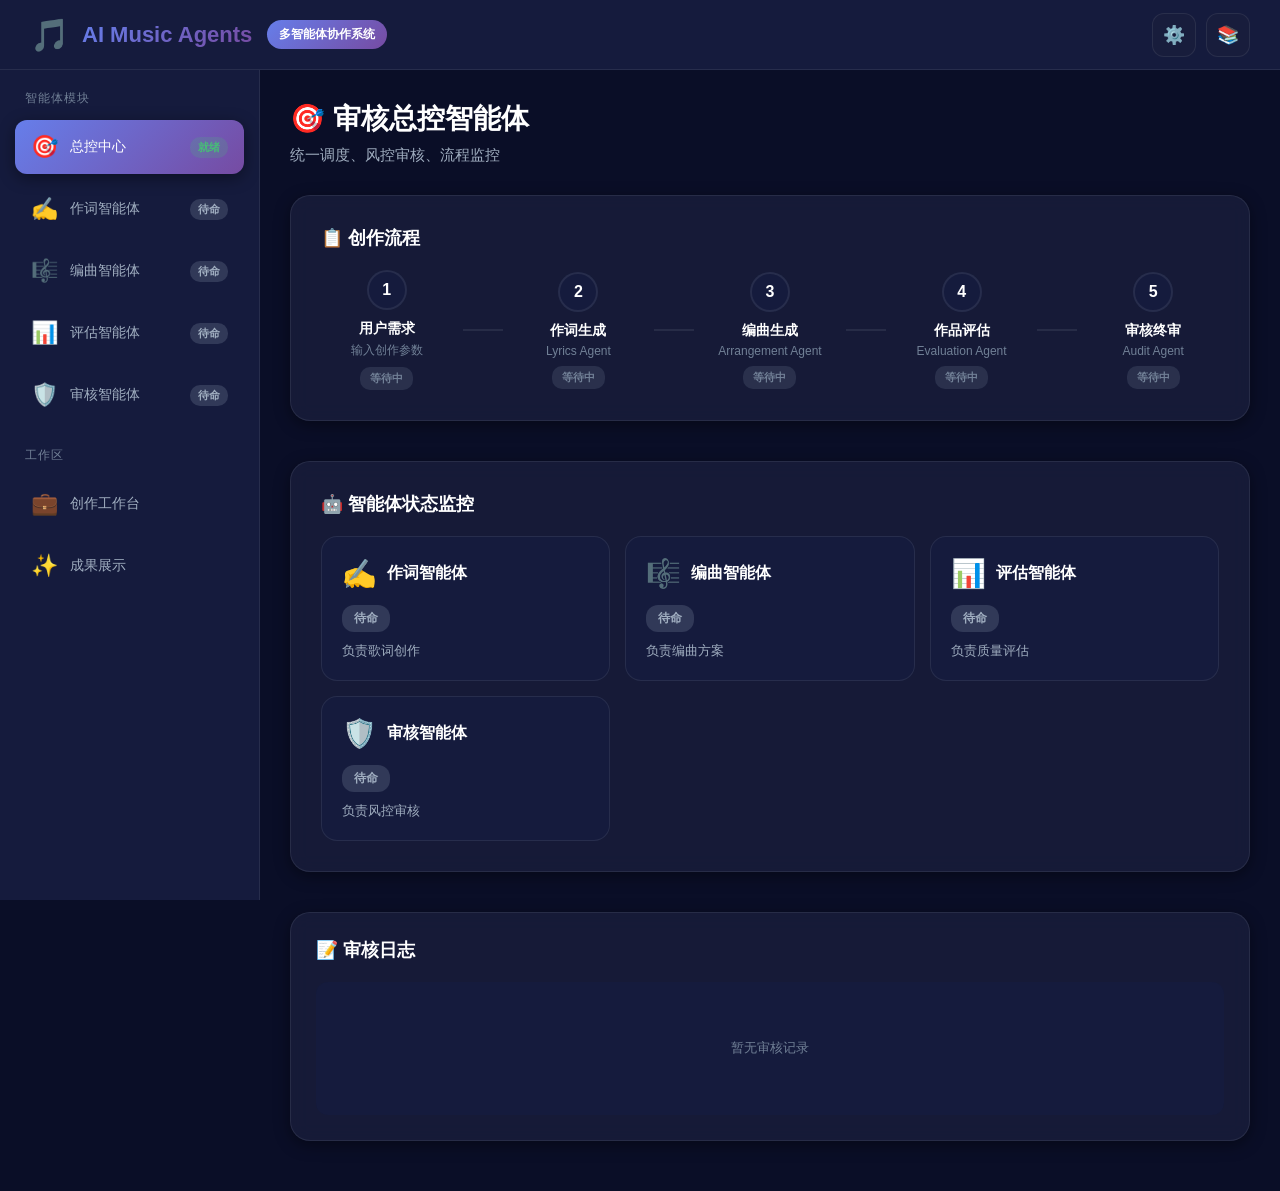
<file: index.html>
<!DOCTYPE html>
<html lang="zh-CN">
<head>
    <meta charset="UTF-8">
    <meta name="viewport" content="width=device-width, initial-scale=1.0">
    <title>AI Music Agents - 多智能体音乐创作平台</title>
    <link rel="stylesheet" href="style.css">
</head>
<body>
    <!-- 顶部导航 -->
    <header class="top-header">
        <div class="header-left">
            <div class="logo">
                <span class="logo-icon">🎵</span>
                <h1>AI Music Agents</h1>
            </div>
            <span class="badge">多智能体协作系统</span>
        </div>
        <div class="header-right">
            <button class="btn-icon" id="apiConfigBtn" title="AI API配置">
                ⚙️
            </button>
            <button class="btn-icon" id="historyBtn" title="历史作品">
                📚
            </button>
        </div>
    </header>

    <div class="app-container">
        <!-- 侧边栏：智能体导航 -->
        <aside class="sidebar">
            <nav class="agent-nav">
                <div class="nav-section">
                    <div class="section-title">智能体模块</div>
                    <div class="nav-item active" data-agent="control">
                        <span class="agent-icon">🎯</span>
                        <span class="agent-name">总控中心</span>
                        <span class="agent-status status-ready">就绪</span>
                    </div>
                    <div class="nav-item" data-agent="lyrics">
                        <span class="agent-icon">✍️</span>
                        <span class="agent-name">作词智能体</span>
                        <span class="agent-status status-idle">待命</span>
                    </div>
                    <div class="nav-item" data-agent="arrangement">
                        <span class="agent-icon">🎼</span>
                        <span class="agent-name">编曲智能体</span>
                        <span class="agent-status status-idle">待命</span>
                    </div>
                    <div class="nav-item" data-agent="evaluation">
                        <span class="agent-icon">📊</span>
                        <span class="agent-name">评估智能体</span>
                        <span class="agent-status status-idle">待命</span>
                    </div>
                    <div class="nav-item" data-agent="audit">
                        <span class="agent-icon">🛡️</span>
                        <span class="agent-name">审核智能体</span>
                        <span class="agent-status status-idle">待命</span>
                    </div>
                </div>

                <div class="nav-section">
                    <div class="section-title">工作区</div>
                    <div class="nav-item" data-view="workspace">
                        <span class="agent-icon">💼</span>
                        <span class="agent-name">创作工作台</span>
                    </div>
                    <div class="nav-item" data-view="result">
                        <span class="agent-icon">✨</span>
                        <span class="agent-name">成果展示</span>
                    </div>
                </div>
            </nav>
        </aside>

        <!-- 主内容区 -->
        <main class="main-content">
            
            <!-- 总控中心 -->
            <section class="agent-section active" id="controlSection">
                <div class="section-header">
                    <h2>🎯 审核总控智能体</h2>
                    <p class="subtitle">统一调度、风控审核、流程监控</p>
                </div>

                <div class="control-dashboard">
                    <!-- 流程进度 -->
                    <div class="card workflow-progress">
                        <h3>📋 创作流程</h3>
                        <div class="progress-steps">
                            <div class="step" id="step1">
                                <div class="step-number">1</div>
                                <div class="step-info">
                                    <div class="step-title">用户需求</div>
                                    <div class="step-desc">输入创作参数</div>
                                </div>
                                <div class="step-status status-pending">等待中</div>
                            </div>
                            <div class="step-connector"></div>
                            <div class="step" id="step2">
                                <div class="step-number">2</div>
                                <div class="step-info">
                                    <div class="step-title">作词生成</div>
                                    <div class="step-desc">Lyrics Agent</div>
                                </div>
                                <div class="step-status status-pending">等待中</div>
                            </div>
                            <div class="step-connector"></div>
                            <div class="step" id="step3">
                                <div class="step-number">3</div>
                                <div class="step-info">
                                    <div class="step-title">编曲生成</div>
                                    <div class="step-desc">Arrangement Agent</div>
                                </div>
                                <div class="step-status status-pending">等待中</div>
                            </div>
                            <div class="step-connector"></div>
                            <div class="step" id="step4">
                                <div class="step-number">4</div>
                                <div class="step-info">
                                    <div class="step-title">作品评估</div>
                                    <div class="step-desc">Evaluation Agent</div>
                                </div>
                                <div class="step-status status-pending">等待中</div>
                            </div>
                            <div class="step-connector"></div>
                            <div class="step" id="step5">
                                <div class="step-number">5</div>
                                <div class="step-info">
                                    <div class="step-title">审核终审</div>
                                    <div class="step-desc">Audit Agent</div>
                                </div>
                                <div class="step-status status-pending">等待中</div>
                            </div>
                        </div>
                    </div>

                    <!-- 智能体状态监控 -->
                    <div class="card agents-monitor">
                        <h3>🤖 智能体状态监控</h3>
                        <div class="agent-cards">
                            <div class="agent-card" id="lyricsAgentCard">
                                <div class="agent-card-header">
                                    <span class="agent-card-icon">✍️</span>
                                    <h4>作词智能体</h4>
                                </div>
                                <div class="agent-card-body">
                                    <div class="status-indicator status-idle">待命</div>
                                    <p class="agent-desc">负责歌词创作</p>
                                </div>
                            </div>

                            <div class="agent-card" id="arrangementAgentCard">
                                <div class="agent-card-header">
                                    <span class="agent-card-icon">🎼</span>
                                    <h4>编曲智能体</h4>
                                </div>
                                <div class="agent-card-body">
                                    <div class="status-indicator status-idle">待命</div>
                                    <p class="agent-desc">负责编曲方案</p>
                                </div>
                            </div>

                            <div class="agent-card" id="evaluationAgentCard">
                                <div class="agent-card-header">
                                    <span class="agent-card-icon">📊</span>
                                    <h4>评估智能体</h4>
                                </div>
                                <div class="agent-card-body">
                                    <div class="status-indicator status-idle">待命</div>
                                    <p class="agent-desc">负责质量评估</p>
                                </div>
                            </div>

                            <div class="agent-card" id="auditAgentCard">
                                <div class="agent-card-header">
                                    <span class="agent-card-icon">🛡️</span>
                                    <h4>审核智能体</h4>
                                </div>
                                <div class="agent-card-body">
                                    <div class="status-indicator status-idle">待命</div>
                                    <p class="agent-desc">负责风控审核</p>
                                </div>
                            </div>
                        </div>
                    </div>

                    <!-- 审核日志 -->
                    <div class="card audit-log">
                        <h3>📝 审核日志</h3>
                        <div class="log-content" id="auditLog">
                            <p class="log-empty">暂无审核记录</p>
                        </div>
                    </div>

                    <!-- 最终结论 -->
                    <div class="card final-verdict" id="finalVerdict" style="display: none;">
                        <h3>✅ 审核结论</h3>
                        <div class="verdict-content" id="verdictContent"></div>
                    </div>
                </div>
            </section>

            <!-- 作词智能体 -->
            <section class="agent-section" id="lyricsSection">
                <div class="section-header">
                    <h2>✍️ 作词智能体</h2>
                    <p class="subtitle">专业歌词创作引擎</p>
                </div>

                <div class="agent-workspace">
                    <!-- 输入面板 -->
                    <div class="card input-panel">
                        <h3>📥 创作参数</h3>
                        <div class="form-group">
                            <label>主题</label>
                            <input type="text" id="lyricsTheme" placeholder="例如：夏日海滩、追梦旅程">
                        </div>
                        <div class="form-row">
                            <div class="form-group">
                                <label>情绪</label>
                                <select id="lyricsEmotion">
                                    <option value="happy">欢快 Happy</option>
                                    <option value="sad">忧伤 Sad</option>
                                    <option value="romantic">浪漫 Romantic</option>
                                    <option value="energetic">激情 Energetic</option>
                                    <option value="melancholy">忧郁 Melancholy</option>
                                    <option value="hopeful">希望 Hopeful</option>
                                </select>
                            </div>
                            <div class="form-group">
                                <label>风格</label>
                                <select id="lyricsGenre">
                                    <option value="pop">流行 Pop</option>
                                    <option value="rock">摇滚 Rock</option>
                                    <option value="ballad">抒情 Ballad</option>
                                    <option value="rnb">R&B</option>
                                    <option value="folk">民谣 Folk</option>
                                    <option value="electronic">电子 Electronic</option>
                                </select>
                            </div>
                        </div>
                        <div class="form-group">
                            <label>关键词（逗号分隔）</label>
                            <input type="text" id="lyricsKeywords" placeholder="例如：阳光、海浪、自由">
                        </div>
                        <div class="form-group">
                            <label>语言</label>
                            <select id="lyricsLanguage">
                                <option value="chinese">中文</option>
                                <option value="english">English</option>
                            </select>
                        </div>
                        <button class="btn-primary btn-full" id="generateLyricsBtn">
                            🚀 开始作词
                        </button>
                    </div>

                    <!-- 输出面板 -->
                    <div class="card output-panel">
                        <div class="panel-header">
                            <h3>📄 歌词成果</h3>
                            <div class="panel-actions">
                                <button class="btn-sm" id="copyLyricsBtn">📋 复制</button>
                                <button class="btn-sm" id="saveLyricsBtn">💾 保存</button>
                            </div>
                        </div>
                        <div class="lyrics-output" id="lyricsOutput">
                            <p class="empty-hint">等待作词智能体生成...</p>
                        </div>
                    </div>
                </div>
            </section>

            <!-- 编曲智能体 -->
            <section class="agent-section" id="arrangementSection">
                <div class="section-header">
                    <h2>🎼 编曲智能体</h2>
                    <p class="subtitle">专业编曲方案设计</p>
                </div>

                <div class="agent-workspace">
                    <!-- 输入面板 -->
                    <div class="card input-panel">
                        <h3>📥 编曲参数</h3>
                        <div class="form-row">
                            <div class="form-group">
                                <label>BPM 速度</label>
                                <input type="number" id="arrBpm" value="120" min="60" max="200">
                            </div>
                            <div class="form-group">
                                <label>调式</label>
                                <select id="arrKey">
                                    <option value="C">C 大调</option>
                                    <option value="G">G 大调</option>
                                    <option value="D">D 大调</option>
                                    <option value="A">A 大调</option>
                                    <option value="Am">A 小调</option>
                                    <option value="Em">E 小调</option>
                                </select>
                            </div>
                        </div>
                        <div class="form-group">
                            <label>参考歌词风格</label>
                            <textarea id="arrLyricsRef" placeholder="粘贴歌词或描述风格..." rows="4"></textarea>
                        </div>
                        <button class="btn-primary btn-full" id="generateArrangementBtn">
                            🎹 开始编曲
                        </button>
                    </div>

                    <!-- 输出面板 -->
                    <div class="card output-panel">
                        <div class="panel-header">
                            <h3>🎼 编曲方案</h3>
                            <div class="panel-actions">
                                <button class="btn-sm" id="copyArrangementBtn">📋 复制</button>
                                <button class="btn-sm" id="saveArrangementBtn">💾 保存</button>
                            </div>
                        </div>
                        <div class="arrangement-output" id="arrangementOutput">
                            <p class="empty-hint">等待编曲智能体生成...</p>
                        </div>
                    </div>
                </div>
            </section>

            <!-- 评估智能体 -->
            <section class="agent-section" id="evaluationSection">
                <div class="section-header">
                    <h2>📊 评估智能体</h2>
                    <p class="subtitle">专业质量评估系统</p>
                </div>

                <div class="agent-workspace">
                    <div class="card evaluation-panel">
                        <div class="panel-header">
                            <h3>📈 评估报告</h3>
                            <button class="btn-primary" id="runEvaluationBtn">🔍 开始评估</button>
                        </div>
                        <div class="evaluation-output" id="evaluationOutput">
                            <p class="empty-hint">等待评估智能体分析...</p>
                        </div>
                    </div>
                </div>
            </section>

            <!-- 审核智能体 -->
            <section class="agent-section" id="auditSection">
                <div class="section-header">
                    <h2>🛡️ 审核智能体</h2>
                    <p class="subtitle">风控审核与最终决策</p>
                </div>

                <div class="agent-workspace">
                    <div class="card audit-panel">
                        <div class="panel-header">
                            <h3>🔒 审核结果</h3>
                            <button class="btn-primary" id="runAuditBtn">🛡️ 执行审核</button>
                        </div>
                        <div class="audit-output" id="auditOutput">
                            <p class="empty-hint">等待审核智能体检查...</p>
                        </div>
                    </div>
                </div>
            </section>

            <!-- 创作工作台 -->
            <section class="agent-section" id="workspaceSection">
                <div class="section-header">
                    <h2>💼 创作工作台</h2>
                    <p class="subtitle">一体化创作控制台</p>
                </div>

                <div class="workspace-container">
                    <div class="card workspace-form">
                        <h3>🎯 创作需求</h3>
                        <div class="form-group">
                            <label>歌曲标题</label>
                            <input type="text" id="wsTitle" placeholder="可选，默认为主题">
                        </div>
                        <div class="form-group">
                            <label>主题</label>
                            <input type="text" id="wsTheme" placeholder="例如：夏日的风">
                        </div>
                        <div class="form-row">
                            <div class="form-group">
                                <label>情绪</label>
                                <select id="wsEmotion">
                                    <option value="happy">欢快</option>
                                    <option value="sad">忧伤</option>
                                    <option value="romantic">浪漫</option>
                                    <option value="energetic">激情</option>
                                    <option value="melancholy">忧郁</option>
                                    <option value="hopeful">希望</option>
                                </select>
                            </div>
                            <div class="form-group">
                                <label>风格</label>
                                <select id="wsGenre">
                                    <option value="pop">流行</option>
                                    <option value="rock">摇滚</option>
                                    <option value="ballad">抒情</option>
                                    <option value="rnb">R&B</option>
                                    <option value="folk">民谣</option>
                                    <option value="electronic">电子</option>
                                </select>
                            </div>
                        </div>
                        <div class="form-row">
                            <div class="form-group">
                                <label>BPM</label>
                                <input type="number" id="wsBpm" value="120">
                            </div>
                            <div class="form-group">
                                <label>调式</label>
                                <select id="wsKey">
                                    <option value="C">C 大调</option>
                                    <option value="G">G 大调</option>
                                    <option value="D">D 大调</option>
                                    <option value="A">A 大调</option>
                                    <option value="Am">A 小调</option>
                                </select>
                            </div>
                        </div>
                        <div class="form-group">
                            <label>关键词</label>
                            <input type="text" id="wsKeywords" placeholder="用逗号分隔">
                        </div>
                        <button class="btn-primary btn-full btn-lg" id="startCreationBtn">
                            🚀 启动多智能体创作流程
                        </button>
                    </div>

                    <div class="workflow-status" id="workflowStatus">
                        <div class="status-card">
                            <div class="status-icon">⏳</div>
                            <h4>准备就绪</h4>
                            <p>填写创作需求，点击开始按钮</p>
                        </div>
                    </div>
                </div>
            </section>

            <!-- 成果展示 -->
            <section class="agent-section" id="resultSection">
                <div class="section-header">
                    <h2>✨ 创作成果</h2>
                    <p class="subtitle">完整的音乐作品方案 + 最终编曲录音 + 人声录制</p>
                </div>

                <div class="result-container" id="resultContainer">
                    <div class="empty-result">
                        <div class="empty-icon">🎵</div>
                        <h3>暂无成果</h3>
                        <p>完成创作流程后，成果将在此展示</p>
                    </div>
                </div>
            </section>

        </main>
    </div>

    <!-- 历史作品侧边栏 -->
    <div class="history-sidebar" id="historySidebar">
        <div class="history-header">
            <h3>📚 历史作品库</h3>
            <button class="close-btn" id="closeHistory">✕</button>
        </div>
        <div class="history-list" id="historyList"></div>
    </div>
    
    <!-- API配置面板 -->
    <div class="api-config-sidebar" id="apiConfigSidebar">
        <div class="history-header">
            <h3>⚙️ AI API配置</h3>
            <button class="close-btn" id="closeApiConfig">✕</button>
        </div>
        <div class="api-config-content">
            <div class="config-section">
                <h4>🤖 选择AI引擎</h4>
                <div class="api-options">
                    <label class="api-option">
                        <input type="radio" name="apiEngine" value="local" checked>
                        <span class="option-label">
                            <strong>本地模板引擎</strong>
                            <small>免费、快速、离线可用</small>
                        </span>
                    </label>
                    <label class="api-option">
                        <input type="radio" name="apiEngine" value="openai">
                        <span class="option-label">
                            <strong>OpenAI GPT-4</strong>
                            <small>质量最高、需付费</small>
                        </span>
                    </label>
                    <label class="api-option">
                        <input type="radio" name="apiEngine" value="anthropic">
                        <span class="option-label">
                            <strong>Claude 3 Opus</strong>
                            <small>创意性强、需付费</small>
                        </span>
                    </label>
                    <label class="api-option">
                        <input type="radio" name="apiEngine" value="huggingface">
                        <span class="option-label">
                            <strong>Hugging Face</strong>
                            <small>免费额度、中等质量</small>
                        </span>
                    </label>
                </div>
            </div>

            <div class="config-section" id="openaiConfig" style="display: none;">
                <h4>🔑 OpenAI API Key</h4>
                <input type="password" id="openaiApiKey" placeholder="sk-..." />
                <select id="openaiModel">
                    <option value="gpt-4">GPT-4 (推荐)</option>
                    <option value="gpt-3.5-turbo">GPT-3.5 Turbo (更快)</option>
                </select>
                <p class="config-hint">从 <a href="https://platform.openai.com/api-keys" target="_blank">OpenAI官网</a> 获取API Key</p>
            </div>

            <div class="config-section" id="anthropicConfig" style="display: none;">
                <h4>🔑 Anthropic API Key</h4>
                <input type="password" id="anthropicApiKey" placeholder="sk-ant-..." />
                <select id="anthropicModel">
                    <option value="claude-3-opus-20240229">Claude 3 Opus (最强)</option>
                    <option value="claude-3-sonnet-20240229">Claude 3 Sonnet (平衡)</option>
                    <option value="claude-3-haiku-20240307">Claude 3 Haiku (最快)</option>
                </select>
                <p class="config-hint">从 <a href="https://console.anthropic.com/" target="_blank">Anthropic官网</a> 获取API Key</p>
            </div>

            <div class="config-section" id="huggingfaceConfig" style="display: none;">
                <h4>🔑 Hugging Face API Token</h4>
                <input type="password" id="huggingfaceApiKey" placeholder="hf_..." />
                <select id="huggingfaceModel">
                    <option value="gpt2">GPT-2 (通用)</option>
                    <option value="facebook/bart-large-cnn">BART (文本生成)</option>
                </select>
                <p class="config-hint">从 <a href="https://huggingface.co/settings/tokens" target="_blank">Hugging Face</a> 获取Token</p>
            </div>

            <div class="config-actions">
                <button class="btn-primary btn-full" id="saveApiConfig">💾 保存配置</button>
                <button class="btn-sm btn-full" id="testApiConnection">🧪 测试连接</button>
            </div>

            <div class="config-info">
                <h4>ℹ️ 说明</h4>
                <ul>
                    <li>API Key仅存储在浏览器本地，不会上传到服务器</li>
                    <li>使用API可生成更专业、更有创意的歌词和编曲</li>
                    <li>如未配置API，将自动使用本地模板引擎</li>
                    <li>建议先测试连接是否成功</li>
                </ul>
            </div>
        </div>
    </div>
    
    <div class="overlay" id="overlay"></div>

    <script src="script.js"></script>
</body>
</html>
</file>
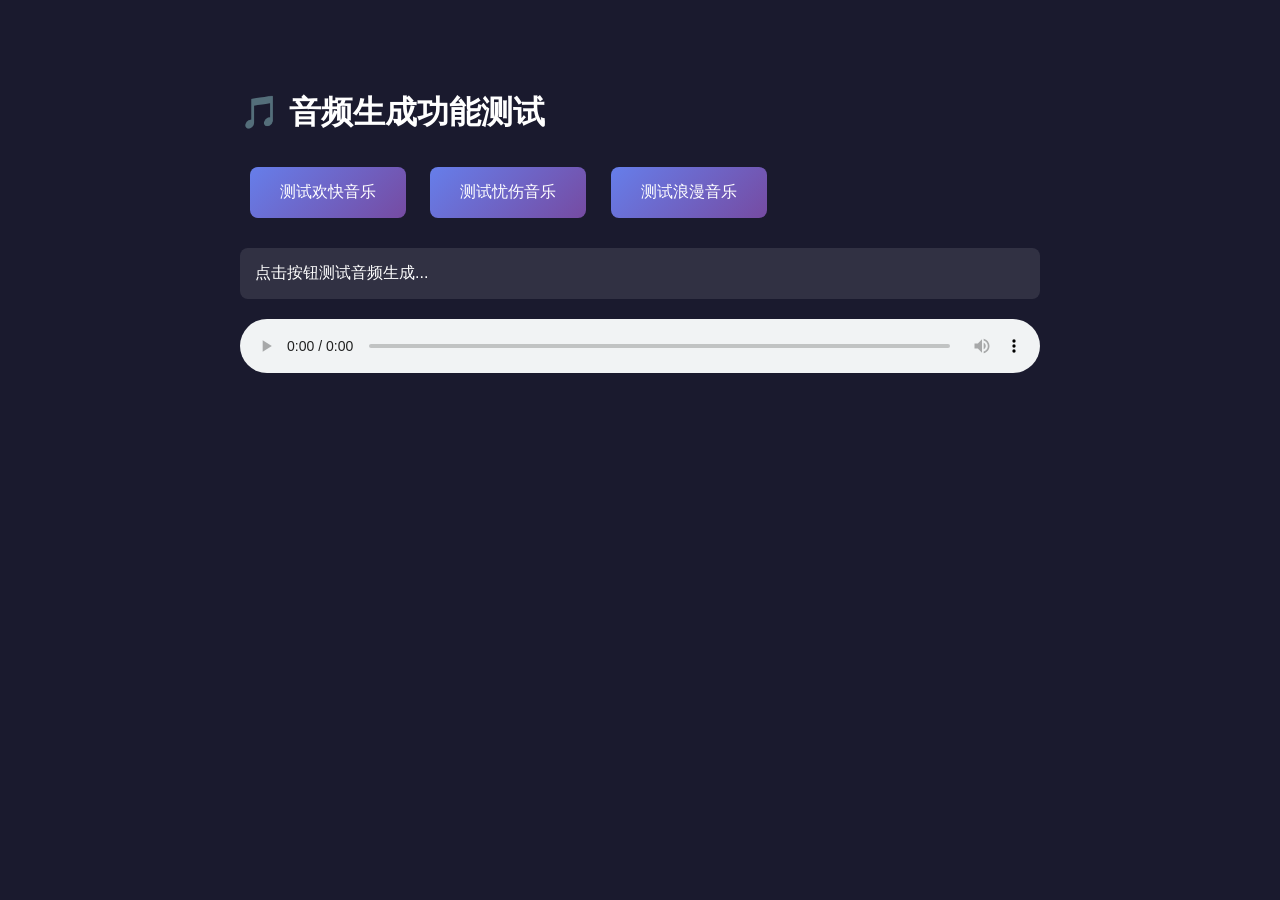
<file: test-audio.html>
<!DOCTYPE html>
<html lang="zh-CN">
<head>
    <meta charset="UTF-8">
    <meta name="viewport" content="width=device-width, initial-scale=1.0">
    <title>音频生成测试</title>
    <style>
        body {
            font-family: Arial, sans-serif;
            max-width: 800px;
            margin: 50px auto;
            padding: 20px;
            background: #1a1a2e;
            color: white;
        }
        .test-btn {
            padding: 15px 30px;
            margin: 10px;
            font-size: 16px;
            cursor: pointer;
            border: none;
            border-radius: 8px;
            background: linear-gradient(135deg, #667eea 0%, #764ba2 100%);
            color: white;
            transition: transform 0.2s;
        }
        .test-btn:hover {
            transform: scale(1.05);
        }
        .status {
            margin-top: 20px;
            padding: 15px;
            background: rgba(255,255,255,0.1);
            border-radius: 8px;
        }
        audio {
            width: 100%;
            margin-top: 20px;
        }
    </style>
</head>
<body>
    <h1>🎵 音频生成功能测试</h1>
    
    <div>
        <button class="test-btn" onclick="testHappyAudio()">测试欢快音乐</button>
        <button class="test-btn" onclick="testSadAudio()">测试忧伤音乐</button>
        <button class="test-btn" onclick="testRomanticAudio()">测试浪漫音乐</button>
    </div>
    
    <div class="status" id="status">点击按钮测试音频生成...</div>
    
    <audio id="audioPlayer" controls></audio>

    <script>
        // 简化的音频生成测试
        function generateTestAudio(baseFreq, tempo, duration = 5) {
            const audioContext = new (window.AudioContext || window.webkitAudioContext)();
            const sampleRate = audioContext.sampleRate;
            const buffer = audioContext.createBuffer(2, sampleRate * duration, sampleRate);
            
            const beatDuration = 60 / tempo;
            const notes = [];
            
            // 生成旋律
            for (let i = 0; i < duration / beatDuration; i++) {
                const freq = baseFreq * Math.pow(2, Math.floor(Math.random() * 7) / 12);
                notes.push({
                    frequency: freq,
                    start: i * beatDuration,
                    duration: beatDuration
                });
            }
            
            // 填充音频数据
            for (let channel = 0; channel < 2; channel++) {
                const data = buffer.getChannelData(channel);
                for (let i = 0; i < data.length; i++) {
                    const t = i / sampleRate;
                    let sample = 0;
                    
                    notes.forEach(note => {
                        if (t >= note.start && t < note.start + note.duration) {
                            const envelope = Math.min(1, (t - note.start) / 0.05) * 
                                           Math.min(1, (note.start + note.duration - t) / 0.05);
                            sample += Math.sin(2 * Math.PI * note.frequency * t) * envelope * 0.1;
                        }
                    });
                    
                    data[i] = sample;
                }
            }
            
            return buffer;
        }
        
        function bufferToWave(buffer, duration) {
            const numOfChan = buffer.numberOfChannels;
            const length = buffer.length * numOfChan * 2 + 44;
            const bufferArray = new ArrayBuffer(length);
            const view = new DataView(bufferArray);
            let pos = 0;
            
            function setUint16(data) {
                view.setUint16(pos, data, true);
                pos += 2;
            }
            
            function setUint32(data) {
                view.setUint32(pos, data, true);
                pos += 4;
            }
            
            setUint32(0x46464952);
            setUint32(length - 8);
            setUint32(0x45564157);
            setUint32(0x20746d66);
            setUint32(16);
            setUint16(1);
            setUint16(numOfChan);
            setUint32(buffer.sampleRate);
            setUint32(buffer.sampleRate * 2 * numOfChan);
            setUint16(numOfChan * 2);
            setUint16(16);
            setUint32(0x61746164);
            setUint32(length - pos - 4);
            
            for (let i = 0; i < buffer.length; i++) {
                for (let channel = 0; channel < numOfChan; channel++) {
                    const sample = Math.max(-1, Math.min(1, buffer.getChannelData(channel)[i]));
                    view.setInt16(pos, sample * 0x7FFF, true);
                    pos += 2;
                }
            }
            
            return new Blob([bufferArray], { type: 'audio/wav' });
        }
        
        function testHappyAudio() {
            document.getElementById('status').textContent = '生成欢快音乐...';
            const buffer = generateTestAudio(440, 120, 5);
            const wavBlob = bufferToWave(buffer, 5);
            const audioUrl = URL.createObjectURL(wavBlob);
            
            const audioPlayer = document.getElementById('audioPlayer');
            audioPlayer.src = audioUrl;
            audioPlayer.play();
            
            document.getElementById('status').textContent = '✅ 欢快音乐生成成功！正在播放...';
        }
        
        function testSadAudio() {
            document.getElementById('status').textContent = '生成忧伤音乐...';
            const buffer = generateTestAudio(330, 70, 5);
            const wavBlob = bufferToWave(buffer, 5);
            const audioUrl = URL.createObjectURL(wavBlob);
            
            const audioPlayer = document.getElementById('audioPlayer');
            audioPlayer.src = audioUrl;
            audioPlayer.play();
            
            document.getElementById('status').textContent = '✅ 忧伤音乐生成成功！正在播放...';
        }
        
        function testRomanticAudio() {
            document.getElementById('status').textContent = '生成浪漫音乐...';
            const buffer = generateTestAudio(392, 90, 5);
            const wavBlob = bufferToWave(buffer, 5);
            const audioUrl = URL.createObjectURL(wavBlob);
            
            const audioPlayer = document.getElementById('audioPlayer');
            audioPlayer.src = audioUrl;
            audioPlayer.play();
            
            document.getElementById('status').textContent = '✅ 浪漫音乐生成成功！正在播放...';
        }
    </script>
</body>
</html>
</file>
<file: style.css>
/* AI Music Agents - Multi-Agent System */

:root {
    --bg-primary: #0a0e27;
    --bg-secondary: #151b3d;
    --bg-card: rgba(25, 30, 60, 0.8);
    --border-color: rgba(255, 255, 255, 0.08);
    --text-primary: #ffffff;
    --text-secondary: #a0aec0;
    --text-muted: #718096;
    --accent-primary: #667eea;
    --accent-secondary: #764ba2;
    --accent-gradient: linear-gradient(135deg, #667eea 0%, #764ba2 100%);
    --success: #48bb78;
    --warning: #ed8936;
    --danger: #f56565;
    --info: #4299e1;
    --shadow-sm: 0 2px 8px rgba(0, 0, 0, 0.3);
    --shadow-md: 0 4px 16px rgba(0, 0, 0, 0.4);
    --shadow-lg: 0 8px 32px rgba(0, 0, 0, 0.5);
    --radius-sm: 8px;
    --radius-md: 12px;
    --radius-lg: 16px;
    --radius-xl: 20px;
}

* {
    margin: 0;
    padding: 0;
    box-sizing: border-box;
}

body {
    font-family: -apple-system, BlinkMacSystemFont, 'Segoe UI', 'PingFang SC', 'Hiragino Sans GB', 'Microsoft YaHei', sans-serif;
    background: var(--bg-primary);
    color: var(--text-primary);
    min-height: 100vh;
    overflow-x: hidden;
}

/* ========== 顶部导航 ========== */
.top-header {
    position: fixed;
    top: 0;
    left: 0;
    right: 0;
    height: 70px;
    background: var(--bg-secondary);
    border-bottom: 1px solid var(--border-color);
    display: flex;
    align-items: center;
    justify-content: space-between;
    padding: 0 30px;
    z-index: 1000;
    backdrop-filter: blur(10px);
}

.header-left {
    display: flex;
    align-items: center;
    gap: 15px;
}

.logo {
    display: flex;
    align-items: center;
    gap: 12px;
}

.logo-icon {
    font-size: 32px;
    animation: float 3s ease-in-out infinite;
}

@keyframes float {
    0%, 100% { transform: translateY(0); }
    50% { transform: translateY(-8px); }
}

.logo h1 {
    font-size: 22px;
    font-weight: 700;
    background: var(--accent-gradient);
    -webkit-background-clip: text;
    -webkit-text-fill-color: transparent;
    background-clip: text;
}

.badge {
    padding: 6px 12px;
    background: var(--accent-gradient);
    border-radius: 20px;
    font-size: 12px;
    font-weight: 600;
    color: white;
}

.header-right {
    display: flex;
    gap: 10px;
}

.btn-icon {
    width: 44px;
    height: 44px;
    border: 1px solid var(--border-color);
    background: var(--bg-card);
    border-radius: var(--radius-md);
    color: var(--text-secondary);
    cursor: pointer;
    font-size: 20px;
    transition: all 0.3s ease;
    display: flex;
    align-items: center;
    justify-content: center;
}

.btn-icon:hover {
    background: var(--accent-primary);
    color: white;
    border-color: var(--accent-primary);
    transform: translateY(-2px);
}

/* ========== 应用容器 ========== */
.app-container {
    display: flex;
    margin-top: 70px;
    min-height: calc(100vh - 70px);
}

/* ========== 侧边栏 ========== */
.sidebar {
    width: 260px;
    background: var(--bg-secondary);
    border-right: 1px solid var(--border-color);
    padding: 20px 0;
    position: fixed;
    height: calc(100vh - 70px);
    overflow-y: auto;
}

.agent-nav {
    display: flex;
    flex-direction: column;
    gap: 25px;
    padding: 0 15px;
}

.nav-section {
    display: flex;
    flex-direction: column;
    gap: 8px;
}

.section-title {
    font-size: 12px;
    color: var(--text-muted);
    text-transform: uppercase;
    letter-spacing: 1px;
    padding: 0 10px;
    margin-bottom: 5px;
}

.nav-item {
    display: flex;
    align-items: center;
    gap: 12px;
    padding: 14px 16px;
    border-radius: var(--radius-md);
    cursor: pointer;
    transition: all 0.3s ease;
    color: var(--text-secondary);
    font-weight: 500;
    position: relative;
}

.nav-item:hover {
    background: rgba(255, 255, 255, 0.05);
    color: var(--text-primary);
}

.nav-item.active {
    background: var(--accent-gradient);
    color: white;
    box-shadow: var(--shadow-md);
}

.agent-icon {
    font-size: 22px;
}

.agent-name {
    flex: 1;
    font-size: 14px;
}

.agent-status {
    font-size: 11px;
    padding: 3px 8px;
    border-radius: 10px;
    font-weight: 600;
}

.status-ready { background: rgba(72, 187, 120, 0.2); color: var(--success); }
.status-idle { background: rgba(160, 174, 192, 0.2); color: var(--text-secondary); }
.status-working { background: rgba(237, 137, 54, 0.2); color: var(--warning); }
.status-complete { background: rgba(66, 153, 225, 0.2); color: var(--info); }

/* ========== 主内容区 ========== */
.main-content {
    flex: 1;
    margin-left: 260px;
    padding: 30px;
    max-width: calc(100vw - 260px);
}

.agent-section {
    display: none;
    animation: fadeIn 0.4s ease;
}

.agent-section.active {
    display: block;
}

@keyframes fadeIn {
    from { opacity: 0; transform: translateY(20px); }
    to { opacity: 1; transform: translateY(0); }
}

.section-header {
    margin-bottom: 30px;
}

.section-header h2 {
    font-size: 28px;
    font-weight: 700;
    margin-bottom: 8px;
}

.subtitle {
    color: var(--text-secondary);
    font-size: 15px;
}

/* ========== 卡片样式 ========== */
.card {
    background: var(--bg-card);
    backdrop-filter: blur(10px);
    border: 1px solid var(--border-color);
    border-radius: var(--radius-xl);
    padding: 25px;
    box-shadow: var(--shadow-md);
    margin-bottom: 20px;
}

.card h3 {
    font-size: 18px;
    margin-bottom: 20px;
    display: flex;
    align-items: center;
    gap: 10px;
}

/* ========== 总控中心 ========== */
.control-dashboard {
    display: flex;
    flex-direction: column;
    gap: 20px;
}

.workflow-progress {
    padding: 30px;
}

.progress-steps {
    display: flex;
    align-items: center;
    justify-content: space-between;
    gap: 10px;
    margin-top: 20px;
}

.step {
    flex: 1;
    display: flex;
    flex-direction: column;
    align-items: center;
    text-align: center;
    position: relative;
}

.step-number {
    width: 40px;
    height: 40px;
    border-radius: 50%;
    background: var(--bg-secondary);
    border: 2px solid var(--border-color);
    display: flex;
    align-items: center;
    justify-content: center;
    font-weight: 700;
    font-size: 16px;
    margin-bottom: 10px;
    transition: all 0.3s ease;
}

.step.active .step-number {
    background: var(--accent-gradient);
    border-color: transparent;
    color: white;
    box-shadow: 0 0 20px rgba(102, 126, 234, 0.5);
}

.step.completed .step-number {
    background: var(--success);
    border-color: var(--success);
    color: white;
}

.step-info {
    margin-bottom: 8px;
}

.step-title {
    font-size: 14px;
    font-weight: 600;
    margin-bottom: 4px;
}

.step-desc {
    font-size: 12px;
    color: var(--text-muted);
}

.step-status {
    font-size: 11px;
    padding: 4px 10px;
    border-radius: 10px;
    font-weight: 600;
}

.status-pending { background: rgba(160, 174, 192, 0.15); color: var(--text-muted); }
.status-running { background: rgba(237, 137, 54, 0.2); color: var(--warning); }
.status-done { background: rgba(72, 187, 120, 0.2); color: var(--success); }

.step-connector {
    width: 40px;
    height: 2px;
    background: var(--border-color);
    flex-shrink: 0;
}

.agents-monitor {
    padding: 30px;
}

.agent-cards {
    display: grid;
    grid-template-columns: repeat(auto-fit, minmax(220px, 1fr));
    gap: 15px;
    margin-top: 20px;
}

.agent-card {
    padding: 20px;
    background: var(--bg-secondary);
    border: 1px solid var(--border-color);
    border-radius: var(--radius-lg);
    transition: all 0.3s ease;
}

.agent-card:hover {
    border-color: var(--accent-primary);
    transform: translateY(-3px);
    box-shadow: var(--shadow-lg);
}

.agent-card-header {
    display: flex;
    align-items: center;
    gap: 10px;
    margin-bottom: 15px;
}

.agent-card-icon {
    font-size: 28px;
}

.agent-card-header h4 {
    font-size: 16px;
    font-weight: 600;
}

.status-indicator {
    display: inline-block;
    padding: 5px 12px;
    border-radius: 12px;
    font-size: 12px;
    font-weight: 600;
    margin-bottom: 10px;
}

.agent-desc {
    font-size: 13px;
    color: var(--text-secondary);
}

.audit-log {
    max-height: 400px;
    display: flex;
    flex-direction: column;
}

.log-content {
    flex: 1;
    overflow-y: auto;
    background: var(--bg-secondary);
    border-radius: var(--radius-md);
    padding: 15px;
    font-family: 'Courier New', monospace;
    font-size: 13px;
    line-height: 1.8;
}

.log-empty {
    color: var(--text-muted);
    text-align: center;
    padding: 40px;
}

.log-entry {
    padding: 8px 0;
    border-bottom: 1px solid var(--border-color);
}

.log-entry:last-child {
    border-bottom: none;
}

.log-time {
    color: var(--text-muted);
    font-size: 11px;
}

.final-verdict {
    background: linear-gradient(135deg, rgba(72, 187, 120, 0.1), rgba(66, 153, 225, 0.1));
    border: 2px solid var(--success);
}

.verdict-content {
    padding: 20px;
    background: var(--bg-secondary);
    border-radius: var(--radius-md);
    line-height: 1.8;
}

/* ========== 智能体工作区 ========== */
.agent-workspace {
    display: grid;
    grid-template-columns: 350px 1fr;
    gap: 20px;
}

.input-panel, .output-panel {
    display: flex;
    flex-direction: column;
}

.panel-header {
    display: flex;
    justify-content: space-between;
    align-items: center;
    margin-bottom: 20px;
}

.panel-actions {
    display: flex;
    gap: 10px;
}

.lyrics-output, .arrangement-output, .evaluation-output, .audit-output {
    flex: 1;
    background: var(--bg-secondary);
    border-radius: var(--radius-md);
    padding: 20px;
    min-height: 500px;
    overflow-y: auto;
    line-height: 1.8;
    font-size: 14px;
    white-space: pre-wrap;
    font-family: 'Courier New', monospace;
}

.empty-hint {
    color: var(--text-muted);
    text-align: center;
    padding: 80px 20px;
}

/* ========== 表单样式 ========== */
.form-group {
    margin-bottom: 18px;
}

.form-row {
    display: grid;
    grid-template-columns: 1fr 1fr;
    gap: 15px;
}

.form-group label {
    display: block;
    margin-bottom: 8px;
    font-size: 14px;
    font-weight: 500;
    color: var(--text-secondary);
}

.form-group input,
.form-group select,
.form-group textarea {
    width: 100%;
    padding: 12px 16px;
    background: var(--bg-secondary);
    border: 1px solid var(--border-color);
    border-radius: var(--radius-md);
    color: var(--text-primary);
    font-size: 14px;
    transition: all 0.3s ease;
    font-family: inherit;
}

.form-group input:focus,
.form-group select:focus,
.form-group textarea:focus {
    outline: none;
    border-color: var(--accent-primary);
    box-shadow: 0 0 0 3px rgba(102, 126, 234, 0.1);
}

.form-group textarea {
    resize: vertical;
    line-height: 1.6;
}

/* ========== 按钮样式 ========== */
.btn-primary {
    padding: 14px 28px;
    background: var(--accent-gradient);
    border: none;
    border-radius: var(--radius-md);
    color: white;
    font-size: 15px;
    font-weight: 600;
    cursor: pointer;
    display: inline-flex;
    align-items: center;
    justify-content: center;
    gap: 10px;
    transition: all 0.3s ease;
    box-shadow: var(--shadow-md);
}

.btn-primary:hover {
    transform: translateY(-2px);
    box-shadow: var(--shadow-lg);
}

.btn-full {
    width: 100%;
}

.btn-lg {
    padding: 18px 32px;
    font-size: 16px;
}

.btn-sm {
    padding: 8px 16px;
    font-size: 13px;
    background: var(--bg-secondary);
    border: 1px solid var(--border-color);
    border-radius: var(--radius-sm);
    color: var(--text-secondary);
    cursor: pointer;
    transition: all 0.3s ease;
}

.btn-sm:hover {
    background: var(--accent-primary);
    color: white;
    border-color: var(--accent-primary);
}

/* ========== 工作台 ========== */
.workspace-container {
    display: grid;
    grid-template-columns: 450px 1fr;
    gap: 25px;
}

.workspace-form {
    height: fit-content;
    position: sticky;
    top: 30px;
}

.workflow-status {
    display: flex;
    align-items: center;
    justify-content: center;
}

.status-card {
    text-align: center;
    padding: 60px 40px;
    background: var(--bg-card);
    border: 2px dashed var(--border-color);
    border-radius: var(--radius-xl);
}

.status-icon {
    font-size: 64px;
    margin-bottom: 20px;
}

.status-card h4 {
    font-size: 20px;
    margin-bottom: 10px;
}

.status-card p {
    color: var(--text-secondary);
}

/* ========== 成果展示 ========== */
.result-container {
    display: flex;
    flex-direction: column;
    gap: 20px;
}

.empty-result {
    text-align: center;
    padding: 100px 40px;
    background: var(--bg-card);
    border: 2px dashed var(--border-color);
    border-radius: var(--radius-xl);
}

.empty-result .empty-icon {
    font-size: 80px;
    margin-bottom: 20px;
    opacity: 0.5;
}

.empty-result h3 {
    font-size: 22px;
    margin-bottom: 10px;
}

.empty-result p {
    color: var(--text-secondary);
}

.result-section {
    background: var(--bg-card);
    border: 1px solid var(--border-color);
    border-radius: var(--radius-xl);
    padding: 30px;
    animation: slideUp 0.5s ease;
}

@keyframes slideUp {
    from { opacity: 0; transform: translateY(30px); }
    to { opacity: 1; transform: translateY(0); }
}

.result-section h3 {
    font-size: 20px;
    margin-bottom: 20px;
    padding-bottom: 15px;
    border-bottom: 2px solid var(--border-color);
}

.result-content {
    line-height: 2;
    font-size: 15px;
}

/* ========== 音频播放器样式 ========== */
.audio-result-section {
    position: relative;
    overflow: hidden;
}

.audio-result-section::before {
    content: '';
    position: absolute;
    top: -50%;
    right: -50%;
    width: 200%;
    height: 200%;
    background: radial-gradient(circle, rgba(102, 126, 234, 0.1) 0%, transparent 70%);
    animation: pulse 4s ease-in-out infinite;
}

@keyframes pulse {
    0%, 100% { transform: scale(1); opacity: 0.5; }
    50% { transform: scale(1.1); opacity: 0.8; }
}

.audio-player-wrapper {
    display: flex;
    flex-direction: column;
    gap: 20px;
    position: relative;
    z-index: 1;
}

.album-art-large {
    width: 150px;
    height: 150px;
    background: var(--accent-gradient);
    border-radius: var(--radius-lg);
    display: flex;
    align-items: center;
    justify-content: center;
    box-shadow: 0 8px 32px rgba(102, 126, 234, 0.4);
    margin: 0 auto;
    position: relative;
    overflow: hidden;
}

.album-art-large::before {
    content: '';
    position: absolute;
    top: -50%;
    left: -50%;
    width: 200%;
    height: 200%;
    background: linear-gradient(45deg, transparent, rgba(255, 255, 255, 0.1), transparent);
    animation: shimmer 3s infinite;
}

@keyframes shimmer {
    0% { transform: translateX(-100%) translateY(-100%); }
    100% { transform: translateX(100%) translateY(100%); }
}

.music-notes {
    display: flex;
    gap: 10px;
    font-size: 40px;
    color: white;
    z-index: 1;
}

.music-notes span {
    animation: musicFloat 1.5s ease-in-out infinite;
}

.music-notes span:nth-child(1) { animation-delay: 0s; }
.music-notes span:nth-child(2) { animation-delay: 0.2s; }
.music-notes span:nth-child(3) { animation-delay: 0.4s; }

@keyframes musicFloat {
    0%, 100% { transform: translateY(0) rotate(0deg); opacity: 0.7; }
    50% { transform: translateY(-15px) rotate(10deg); opacity: 1; }
}

.player-info {
    text-align: center;
}

.track-title {
    font-size: 24px;
    font-weight: 700;
    margin-bottom: 8px;
    background: var(--accent-gradient);
    -webkit-background-clip: text;
    -webkit-text-fill-color: transparent;
    background-clip: text;
}

.track-meta {
    font-size: 14px;
    color: var(--text-secondary);
    text-transform: uppercase;
    letter-spacing: 1px;
}

audio#finalAudioPlayer {
    width: 100%;
    height: 50px;
    border-radius: var(--radius-md);
    outline: none;
}

audio#finalAudioPlayer::-webkit-media-controls-panel {
    background: var(--bg-secondary);
}

.audio-actions {
    display: flex;
    gap: 10px;
    justify-content: center;
}

/* ========== 人声录制模块 ========= */
.vocal-recording-section {
    background: linear-gradient(135deg, rgba(237, 137, 54, 0.1), rgba(245, 101, 101, 0.1));
    border: 2px solid var(--warning);
}

.vocal-recorder-wrapper {
    display: flex;
    flex-direction: column;
    gap: 25px;
}

.recorder-controls {
    display: flex;
    flex-direction: column;
    align-items: center;
    gap: 20px;
    padding: 30px;
    background: var(--bg-secondary);
    border-radius: var(--radius-lg);
}

.recorder-status {
    display: flex;
    flex-direction: column;
    align-items: center;
    gap: 10px;
}

.recorder-status .status-icon {
    font-size: 48px;
    animation: pulse 2s ease-in-out infinite;
}

.recorder-status .status-text {
    font-size: 16px;
    font-weight: 600;
    color: var(--text-primary);
}

.recorder-timer {
    font-size: 48px;
    font-weight: 700;
    font-family: 'Courier New', monospace;
    color: var(--accent-primary);
    text-shadow: 0 0 20px rgba(102, 126, 234, 0.5);
}

.recorder-buttons {
    display: flex;
    gap: 15px;
    flex-wrap: wrap;
    justify-content: center;
}

.btn-record,
.btn-stop,
.btn-play {
    display: flex;
    align-items: center;
    gap: 8px;
    padding: 14px 28px;
    border: none;
    border-radius: var(--radius-md);
    font-size: 15px;
    font-weight: 600;
    cursor: pointer;
    transition: all 0.3s ease;
    box-shadow: var(--shadow-md);
}

.btn-record {
    background: linear-gradient(135deg, #f56565, #e53e3e);
    color: white;
}

.btn-record:hover:not(:disabled) {
    transform: translateY(-2px);
    box-shadow: 0 8px 25px rgba(245, 101, 101, 0.4);
}

.btn-record:disabled {
    opacity: 0.5;
    cursor: not-allowed;
}

.btn-stop {
    background: linear-gradient(135deg, #ed8936, #dd6b20);
    color: white;
}

.btn-stop:hover:not(:disabled) {
    transform: translateY(-2px);
    box-shadow: 0 8px 25px rgba(237, 137, 54, 0.4);
}

.btn-stop:disabled {
    opacity: 0.5;
    cursor: not-allowed;
}

.btn-play {
    background: linear-gradient(135deg, #48bb78, #38a169);
    color: white;
}

.btn-play:hover:not(:disabled) {
    transform: translateY(-2px);
    box-shadow: 0 8px 25px rgba(72, 187, 120, 0.4);
}

.btn-play:disabled {
    opacity: 0.5;
    cursor: not-allowed;
}

.btn-icon {
    font-size: 18px;
}

.recorder-hint {
    font-size: 13px;
    color: var(--text-secondary);
    text-align: center;
    padding: 12px;
    background: rgba(102, 126, 234, 0.1);
    border-radius: var(--radius-sm);
    border-left: 3px solid var(--accent-primary);
}

.audio-visualizer {
    width: 100%;
    height: 150px;
    background: var(--bg-secondary);
    border-radius: var(--radius-md);
    overflow: hidden;
    position: relative;
}

#visualizerCanvas {
    width: 100%;
    height: 100%;
    display: block;
}

.vocal-actions {
    display: flex;
    gap: 10px;
    justify-content: center;
    flex-wrap: wrap;
    padding: 20px;
    background: var(--bg-secondary);
    border-radius: var(--radius-md);
}

.merge-result {
    margin-top: 25px;
    padding: 25px;
    background: linear-gradient(135deg, rgba(72, 187, 120, 0.15), rgba(66, 153, 225, 0.15));
    border: 2px solid var(--success);
    border-radius: var(--radius-lg);
    animation: slideUp 0.5s ease;
}

.merge-result h4 {
    font-size: 18px;
    margin-bottom: 15px;
    color: var(--success);
}

/* ========== 历史侧边栏 ========== */
.history-sidebar {
    position: fixed;
    top: 0;
    right: -450px;
    width: 450px;
    height: 100vh;
    background: var(--bg-secondary);
    border-left: 1px solid var(--border-color);
    z-index: 2000;
    transition: right 0.3s ease;
    display: flex;
    flex-direction: column;
}

.history-sidebar.open {
    right: 0;
}

.history-header {
    display: flex;
    justify-content: space-between;
    align-items: center;
    padding: 20px 25px;
    border-bottom: 1px solid var(--border-color);
}

.history-header h3 {
    font-size: 18px;
}

.close-btn {
    background: none;
    border: none;
    color: var(--text-secondary);
    font-size: 24px;
    cursor: pointer;
    padding: 5px;
    transition: color 0.3s ease;
}

.close-btn:hover {
    color: var(--text-primary);
}

.history-list {
    flex: 1;
    overflow-y: auto;
    padding: 20px;
}

.history-item {
    padding: 18px;
    background: var(--bg-card);
    border: 1px solid var(--border-color);
    border-radius: var(--radius-md);
    margin-bottom: 12px;
    cursor: pointer;
    transition: all 0.3s ease;
}

.history-item:hover {
    border-color: var(--accent-primary);
    transform: translateX(-5px);
}

.history-item-header {
    display: flex;
    justify-content: space-between;
    align-items: start;
    margin-bottom: 10px;
}

.history-title {
    font-size: 16px;
    font-weight: 600;
    margin-bottom: 4px;
}

.history-date {
    font-size: 12px;
    color: var(--text-muted);
}

.history-tags {
    display: flex;
    gap: 8px;
    flex-wrap: wrap;
}

.history-tag {
    padding: 4px 10px;
    background: rgba(102, 126, 234, 0.15);
    border-radius: 12px;
    font-size: 11px;
    color: var(--accent-primary);
}

.overlay {
    position: fixed;
    top: 0;
    left: 0;
    right: 0;
    bottom: 0;
    background: rgba(0, 0, 0, 0.5);
    z-index: 1999;
    opacity: 0;
    visibility: hidden;
    transition: all 0.3s ease;
}

.overlay.show {
    opacity: 1;
    visibility: visible;
}

/* ========== API配置面板 ========= */
.api-config-sidebar {
    position: fixed;
    top: 0;
    right: -500px;
    width: 500px;
    height: 100vh;
    background: var(--bg-secondary);
    border-left: 1px solid var(--border-color);
    z-index: 2000;
    transition: right 0.3s ease;
    display: flex;
    flex-direction: column;
    overflow-y: auto;
}

.api-config-sidebar.open {
    right: 0;
}

.api-config-content {
    padding: 25px;
    display: flex;
    flex-direction: column;
    gap: 25px;
}

.config-section {
    display: flex;
    flex-direction: column;
    gap: 12px;
}

.config-section h4 {
    font-size: 16px;
    font-weight: 600;
    margin-bottom: 8px;
}

.api-options {
    display: flex;
    flex-direction: column;
    gap: 10px;
}

.api-option {
    display: flex;
    align-items: start;
    gap: 12px;
    padding: 15px;
    background: var(--bg-card);
    border: 2px solid var(--border-color);
    border-radius: var(--radius-md);
    cursor: pointer;
    transition: all 0.3s ease;
}

.api-option:hover {
    border-color: var(--accent-primary);
}

.api-option input[type="radio"] {
    margin-top: 3px;
    accent-color: var(--accent-primary);
}

.api-option input[type="radio"]:checked + .option-label {
    color: var(--text-primary);
}

.option-label {
    flex: 1;
    display: flex;
    flex-direction: column;
    gap: 4px;
}

.option-label strong {
    font-size: 14px;
}

.option-label small {
    font-size: 12px;
    color: var(--text-muted);
}

.config-section input,
.config-section select {
    width: 100%;
    padding: 12px 16px;
    background: var(--bg-card);
    border: 1px solid var(--border-color);
    border-radius: var(--radius-md);
    color: var(--text-primary);
    font-size: 14px;
    transition: all 0.3s ease;
}

.config-section input:focus,
.config-section select:focus {
    outline: none;
    border-color: var(--accent-primary);
    box-shadow: 0 0 0 3px rgba(102, 126, 234, 0.1);
}

.config-hint {
    font-size: 12px;
    color: var(--text-muted);
    line-height: 1.6;
}

.config-hint a {
    color: var(--accent-primary);
    text-decoration: none;
}

.config-hint a:hover {
    text-decoration: underline;
}

.config-actions {
    display: flex;
    flex-direction: column;
    gap: 10px;
    margin-top: 10px;
}

.config-info {
    padding: 20px;
    background: rgba(102, 126, 234, 0.1);
    border: 1px solid var(--accent-primary);
    border-radius: var(--radius-md);
}

.config-info h4 {
    font-size: 14px;
    margin-bottom: 12px;
}

.config-info ul {
    list-style: none;
    padding: 0;
}

.config-info li {
    font-size: 13px;
    color: var(--text-secondary);
    padding: 6px 0;
    padding-left: 20px;
    position: relative;
}

.config-info li::before {
    content: '•';
    position: absolute;
    left: 0;
    color: var(--accent-primary);
    font-weight: bold;
}

/* ========== 响应式设计 ========== */
@media (max-width: 1200px) {
    .agent-workspace,
    .workspace-container {
        grid-template-columns: 1fr;
    }
    
    .input-panel {
        position: static;
    }
}

@media (max-width: 768px) {
    .sidebar {
        width: 100%;
        height: auto;
        position: relative;
        padding: 15px;
    }
    
    .main-content {
        margin-left: 0;
        max-width: 100vw;
        padding: 20px;
    }
    
    .app-container {
        flex-direction: column;
    }
    
    .progress-steps {
        flex-direction: column;
    }
    
    .step-connector {
        width: 2px;
        height: 30px;
    }
    
    .form-row {
        grid-template-columns: 1fr;
    }
    
    .history-sidebar {
        width: 100%;
        right: -100%;
    }
}
</file>
